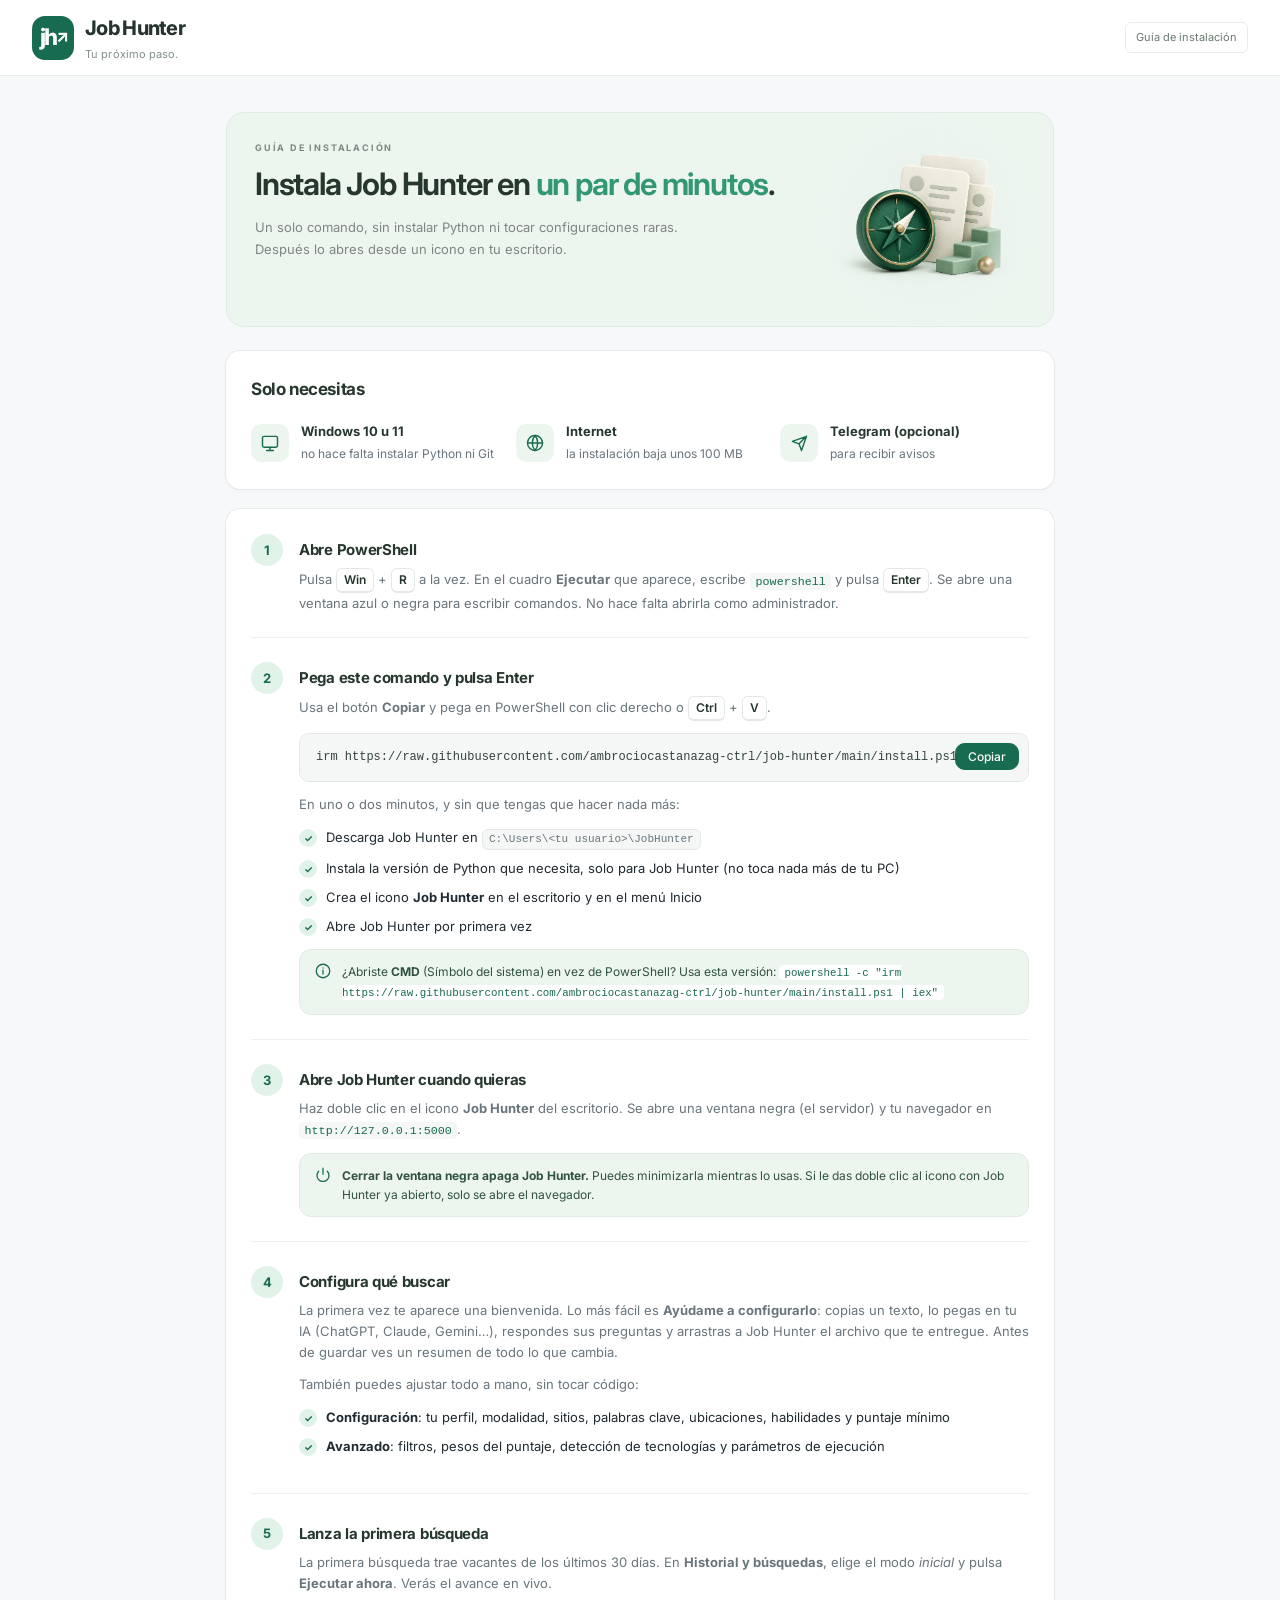
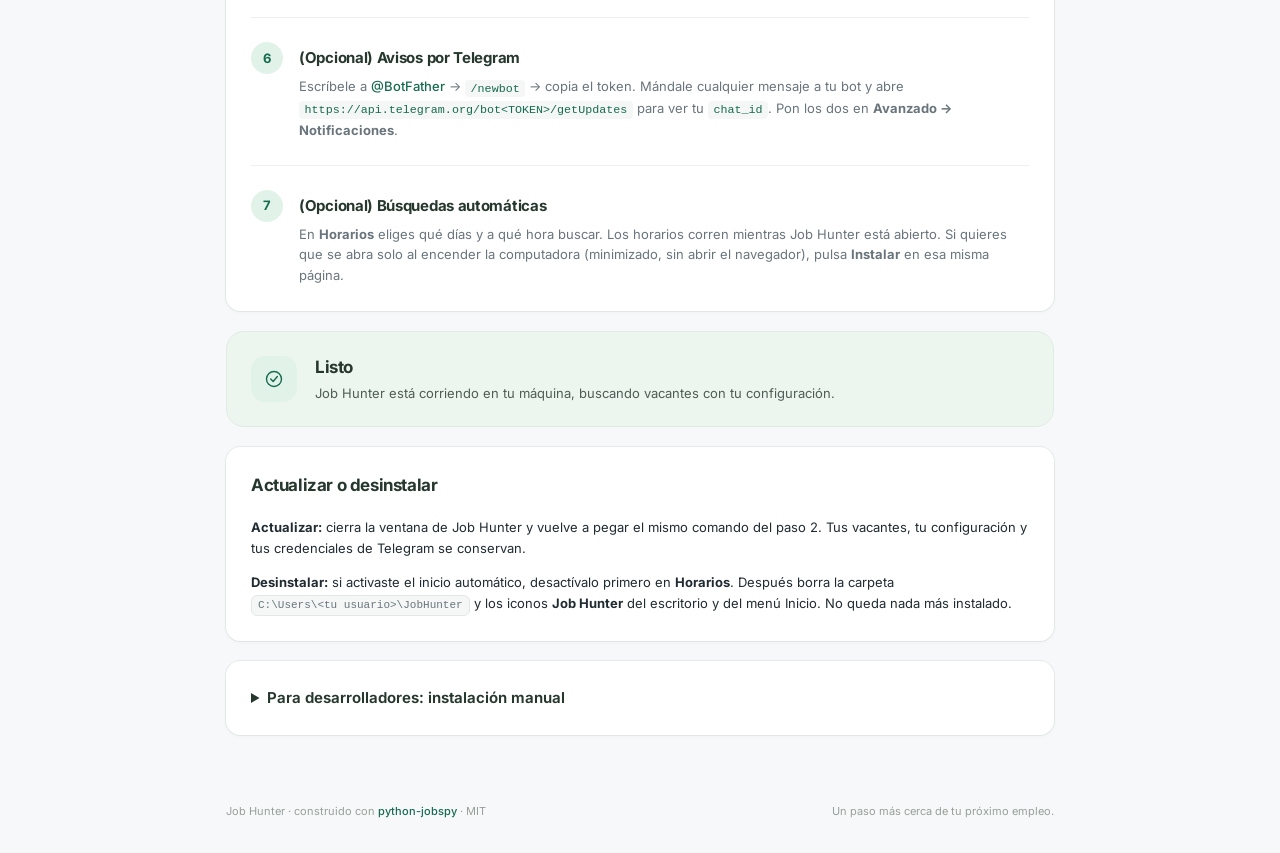
<file: index.html>
<!DOCTYPE html>
<html lang="es">
<head>
<meta charset="UTF-8">
<meta name="viewport" content="width=device-width, initial-scale=1">
<title>Job Hunter: instalación</title>
<link rel="icon" href="data:image/svg+xml,<svg xmlns='http://www.w3.org/2000/svg' viewBox='0 0 100 100'><text y='.9em' font-size='90'>🔍</text></svg>">
<link rel="preconnect" href="https://fonts.googleapis.com">
<link href="https://fonts.googleapis.com/css2?family=Inter:wght@400;500;600;700;800&display=swap" rel="stylesheet">
<style>
  /* Mismos tokens que el dashboard (dashboard/static/css/style.css, tema "workspace"). */
  :root {
    --color-primary: #176b50;
    --color-primary-container: #10543e;
    --color-accent: #329873;
    --color-chip: #e1f3e9;
    --color-soft: #edf5ef;
    --color-soft-border: #e0ebe3;
    --color-background: #f7f8fa;
    --color-surface: #ffffff;
    --color-surface-low: #f4f7f6;
    --color-on-surface: #202b32;
    --color-heading: #26382e;
    --color-on-surface-variant: #69757c;
    --color-outline-variant: #e3e8e6;
    --color-warn-bg: #fff2d6;
    --color-warn-fg: #8c641c;
    --radius-sm: .25rem;
    --radius-md: .6rem;
    --radius-lg: .9rem;
    --shadow-1: 0 2px 5px rgba(24,45,34,.025), 0 0 0 1px #e6ebe8;
    --font: 'Inter', -apple-system, BlinkMacSystemFont, 'Segoe UI', sans-serif;
    --font-mono: 'SFMono-Regular', Consolas, 'Liberation Mono', monospace;
  }
  * { box-sizing: border-box; }
  body {
    margin: 0;
    background: var(--color-background);
    color: var(--color-on-surface);
    font-family: var(--font);
    font-size: 14px;
    line-height: 1.6;
    -webkit-font-smoothing: antialiased;
  }
  a { color: var(--color-primary); text-decoration: none; font-weight: 500; }
  a:hover { text-decoration: underline; }
  :focus-visible { outline: 3px solid #289c77; outline-offset: 3px; }
  .ui-icon { width: 20px; height: 20px; flex: 0 0 20px; vertical-align: middle; }

  .topbar {
    height: 76px; background: #fff; border-bottom: 1px solid #e6ebe8;
    display: flex; align-items: center; justify-content: space-between; padding: 0 32px;
  }
  .brand { display: flex; align-items: center; gap: 11px; color: #25352e; font-size: 20px; font-weight: 750; letter-spacing: -.7px; }
  .brand:hover { text-decoration: none; }
  .brand small { display: block; font-size: 11px; font-weight: 400; letter-spacing: .1px; color: #849089; margin-top: 2px; }
  .brand-mark { display: flex; align-items: center; justify-content: center; background: var(--color-primary); color: #fff; width: 42px; height: 44px; border-radius: 13px; letter-spacing: -2px; font-size: 23px; }
  .brand-mark span { font-size: 17px; align-self: flex-start; margin-top: 7px; }
  .topbar-tag { border: 1px solid #e7ece8; border-radius: 6px; padding: 6px 10px; color: #69796f; font-size: 11px; }

  main { max-width: 860px; margin: 0 auto; padding: 36px 16px 48px; }

  .hero {
    position: relative; overflow: hidden; min-height: 215px;
    background: var(--color-soft); border: 1px solid var(--color-soft-border); border-radius: 18px;
    padding: 28px 250px 28px 28px; margin-bottom: 24px;
  }
  .eyebrow { font-size: 9px; font-weight: 700; letter-spacing: 1.8px; color: #7b8a81; margin: 0 0 10px; }
  .hero h1 { font-size: clamp(24px, 3vw, 31px); line-height: 1.25; letter-spacing: -1.2px; font-weight: 650; color: var(--color-heading); margin: 0; }
  .hero h1 span { color: var(--color-accent); }
  .hero p { color: #7c8881; font-size: 13px; line-height: 1.7; margin: 12px 0 0; max-width: 480px; }
  .hero-art {
    position: absolute; right: 20px; top: 50%; transform: translateY(-50%);
    width: 210px; height: 210px; object-fit: contain; pointer-events: none;
    mask-image: radial-gradient(ellipse at center, #000 42%, transparent 72%);
  }

  .card {
    background: var(--color-surface); border-radius: var(--radius-lg); box-shadow: var(--shadow-1);
    padding: 25px; margin-bottom: 20px;
  }
  .card > h2 { font-size: 17px; letter-spacing: -.4px; color: var(--color-heading); margin: 0 0 18px; }

  .prereqs { display: grid; grid-template-columns: repeat(auto-fit, minmax(180px, 1fr)); gap: 16px; }
  .prereq { display: flex; align-items: center; gap: 12px; }
  .prereq .icon {
    width: 38px; height: 38px; border-radius: 10px; flex-shrink: 0;
    background: var(--color-soft); color: var(--color-primary);
    display: grid; place-items: center;
  }
  .prereq strong { display: block; font-size: 13px; color: var(--color-heading); }
  .prereq span { font-size: 12px; color: var(--color-on-surface-variant); }

  .steps { counter-reset: step; }
  .step {
    display: grid; grid-template-columns: 32px 1fr; gap: 16px;
    padding: 24px 0; border-top: 1px solid #edf0ee;
  }
  .step > div { min-width: 0; }  /* sin esto el comando largo ensancha la columna en celular */
  .step:first-child { border-top: none; padding-top: 0; }
  .step:last-child { padding-bottom: 0; }
  .step-number {
    counter-increment: step; width: 32px; height: 32px; border-radius: 50%;
    background: var(--color-chip); color: var(--color-primary);
    display: grid; place-items: center; font-weight: 700; font-size: 13px;
  }
  .step-number::before { content: counter(step); }
  .step h2 { font-size: 15px; letter-spacing: -.3px; color: var(--color-heading); margin: 4px 0 6px; }
  .step p { margin: 0 0 12px; color: var(--color-on-surface-variant); font-size: 13px; }
  .step p:last-child { margin-bottom: 0; }

  pre {
    position: relative; margin: 0 0 12px;
    background: var(--color-surface-low); border: 1px solid var(--color-outline-variant); border-radius: 10px;
    padding: 14px 96px 14px 16px; overflow-x: auto;
    font-family: var(--font-mono); font-size: 12px; line-height: 1.6; color: #34433b;
  }
  pre code { background: none; padding: 0; color: inherit; font-size: inherit; }
  code {
    font-family: var(--font-mono); font-size: .9em;
    background: var(--color-surface-low); color: var(--color-primary);
    padding: .1rem .35rem; border-radius: var(--radius-sm);
    overflow-wrap: anywhere;
  }
  .copy-btn {
    position: absolute; top: 9px; right: 9px;
    background: var(--color-primary); border: 1px solid var(--color-primary); color: #fff;
    border-radius: var(--radius-md); font-family: var(--font); font-size: 12px; font-weight: 500;
    padding: 5px 12px; cursor: pointer; transition: background-color .15s ease;
  }
  .copy-btn:hover { background: var(--color-primary-container); }
  .copy-btn.copied { background: var(--color-chip); border-color: var(--color-chip); color: var(--color-primary); }

  .callout {
    display: flex; gap: 10px; align-items: flex-start;
    background: var(--color-soft); border: 1px solid var(--color-soft-border); border-radius: 12px;
    padding: 12px 14px; font-size: 12px; color: #305340; margin: 12px 0 0;
  }
  .callout .icon { flex-shrink: 0; color: var(--color-primary); display: flex; }
  .callout .ui-icon { width: 18px; height: 18px; flex-basis: 18px; }
  .callout code { background: #fff; }
  .callout > span:last-child { min-width: 0; }

  kbd {
    display: inline-block; min-width: 22px; padding: 1px 7px; text-align: center;
    font-family: var(--font); font-size: 12px; font-weight: 600; color: var(--color-heading);
    background: #fff; border: 1px solid var(--color-outline-variant); border-bottom-width: 2px; border-radius: 6px;
  }
  .path-tag {
    display: inline-block; font-family: var(--font-mono); font-size: 11px;
    background: var(--color-surface-low); color: var(--color-on-surface-variant);
    border: 1px solid var(--color-outline-variant); padding: 1px 6px; border-radius: 6px;
    word-break: break-all;
  }

  ul.checklist { list-style: none; padding: 0; margin: 0 0 12px; }
  ul.checklist li { position: relative; padding-left: 27px; margin-bottom: 8px; font-size: 13px; }
  ul.checklist li::before {
    content: "✓"; position: absolute; left: 0; top: 2px; width: 18px; height: 18px;
    background: var(--color-chip); color: var(--color-primary); border-radius: 50%;
    display: grid; place-items: center; font-size: 10px; font-weight: 700;
  }

  .done-card {
    display: flex; align-items: center; gap: 18px;
    background: var(--color-soft); border: 1px solid var(--color-soft-border); border-radius: 18px;
    padding: 22px 24px; margin-bottom: 20px;
  }
  .done-card .icon {
    width: 46px; height: 46px; border-radius: 14px; flex-shrink: 0;
    background: var(--color-chip); color: var(--color-primary); display: grid; place-items: center;
  }
  .done-card h2 { color: var(--color-heading); margin: 0 0 2px; font-size: 17px; letter-spacing: -.4px; }
  .done-card p { color: #4f5d55; margin: 0; font-size: 13px; }

  .card p { font-size: 13px; }
  details.dev summary { cursor: pointer; font-weight: 650; font-size: 15px; color: var(--color-heading); }
  details.dev[open] summary { margin-bottom: 12px; }
  details.dev p { color: var(--color-on-surface-variant); }

  footer {
    display: flex; justify-content: space-between; gap: 16px; flex-wrap: wrap;
    max-width: 860px; margin: 0 auto; padding: 0 16px 32px;
    font-size: 11px; color: #96a098;
  }

  @media (max-width: 640px) {
    .topbar { padding: 0 16px; }
    .topbar-tag { display: none; }
    .hero { padding: 24px 20px; }
    .hero-art { display: none; }
    .card { padding: 20px; }
    pre { white-space: pre-wrap; word-break: break-all; padding: 46px 14px 14px; }
  }
  @media (prefers-reduced-motion: reduce) { * { transition: none !important; } }
</style>
</head>
<body>

<header class="topbar">
  <a class="brand" href="#" aria-label="Job Hunter"><span class="brand-mark">jh<span>↗</span></span><span>Job Hunter<small>Tu próximo paso.</small></span></a>
  <span class="topbar-tag">Guía de instalación</span>
</header>

<main>

  <section class="hero">
    <div class="eyebrow">GUÍA DE INSTALACIÓN</div>
    <h1>Instala Job Hunter en <span>un par de minutos</span>.</h1>
    <p>Un solo comando, sin instalar Python ni tocar configuraciones raras. Después lo abres
    desde un icono en tu escritorio.</p>
    <img class="hero-art" src="dashboard/static/img/career-compass.png" alt="" width="210" height="210">
  </section>

  <section class="card">
    <h2>Solo necesitas</h2>
    <div class="prereqs">
      <div class="prereq">
        <div class="icon"><svg class="ui-icon" viewBox="0 0 24 24" fill="none" stroke="currentColor" stroke-width="1.7" stroke-linecap="round" stroke-linejoin="round" aria-hidden="true"><rect x="3" y="4" width="18" height="13" rx="2"/><path d="M8 21h8m-4-4v4"/></svg></div>
        <div><strong>Windows 10 u 11</strong><span>no hace falta instalar Python ni Git</span></div>
      </div>
      <div class="prereq">
        <div class="icon"><svg class="ui-icon" viewBox="0 0 24 24" fill="none" stroke="currentColor" stroke-width="1.7" stroke-linecap="round" stroke-linejoin="round" aria-hidden="true"><circle cx="12" cy="12" r="9"/><path d="M3 12h18M12 3a14 14 0 0 1 0 18M12 3a14 14 0 0 0 0 18"/></svg></div>
        <div><strong>Internet</strong><span>la instalación baja unos 100 MB</span></div>
      </div>
      <div class="prereq">
        <div class="icon"><svg class="ui-icon" viewBox="0 0 24 24" fill="none" stroke="currentColor" stroke-width="1.7" stroke-linecap="round" stroke-linejoin="round" aria-hidden="true"><path d="m21 4-9 9M21 4l-6 17-3-8-8-3 17-6Z"/></svg></div>
        <div><strong>Telegram (opcional)</strong><span>para recibir avisos</span></div>
      </div>
    </div>
  </section>

  <section class="card steps">

    <div class="step">
      <div class="step-number"></div>
      <div>
        <h2>Abre PowerShell</h2>
        <p>Pulsa <kbd>Win</kbd> + <kbd>R</kbd> a la vez. En el cuadro <strong>Ejecutar</strong> que aparece, escribe
        <code>powershell</code> y pulsa <kbd>Enter</kbd>. Se abre una ventana azul o negra para escribir comandos.
        No hace falta abrirla como administrador.</p>
      </div>
    </div>

    <div class="step">
      <div class="step-number"></div>
      <div>
        <h2>Pega este comando y pulsa Enter</h2>
        <p>Usa el botón <strong>Copiar</strong> y pega en PowerShell con clic derecho o <kbd>Ctrl</kbd> + <kbd>V</kbd>.</p>
        <pre><code>irm https://raw.githubusercontent.com/ambrociocastanazag-ctrl/job-hunter/main/install.ps1 | iex</code></pre>
        <p>En uno o dos minutos, y sin que tengas que hacer nada más:</p>
        <ul class="checklist">
          <li>Descarga Job Hunter en <span class="path-tag">C:\Users\&lt;tu usuario&gt;\JobHunter</span></li>
          <li>Instala la versión de Python que necesita, solo para Job Hunter (no toca nada más de tu PC)</li>
          <li>Crea el icono <strong>Job Hunter</strong> en el escritorio y en el menú Inicio</li>
          <li>Abre Job Hunter por primera vez</li>
        </ul>
        <div class="callout">
          <span class="icon"><svg class="ui-icon" viewBox="0 0 24 24" fill="none" stroke="currentColor" stroke-width="1.7" stroke-linecap="round" stroke-linejoin="round" aria-hidden="true"><circle cx="12" cy="12" r="9"/><path d="M12 11v5m0-8h.01"/></svg></span>
          <span>¿Abriste <strong>CMD</strong> (Símbolo del sistema) en vez de PowerShell? Usa esta versión:
          <code>powershell -c "irm https://raw.githubusercontent.com/ambrociocastanazag-ctrl/job-hunter/main/install.ps1 | iex"</code></span>
        </div>
      </div>
    </div>

    <div class="step">
      <div class="step-number"></div>
      <div>
        <h2>Abre Job Hunter cuando quieras</h2>
        <p>Haz doble clic en el icono <strong>Job Hunter</strong> del escritorio. Se abre una ventana negra
        (el servidor) y tu navegador en <code>http://127.0.0.1:5000</code>.</p>
        <div class="callout">
          <span class="icon"><svg class="ui-icon" viewBox="0 0 24 24" fill="none" stroke="currentColor" stroke-width="1.7" stroke-linecap="round" stroke-linejoin="round" aria-hidden="true"><path d="M12 3v8M6.3 7a8 8 0 1 0 11.4 0"/></svg></span>
          <span><strong>Cerrar la ventana negra apaga Job Hunter.</strong> Puedes minimizarla mientras lo usas.
          Si le das doble clic al icono con Job Hunter ya abierto, solo se abre el navegador.</span>
        </div>
      </div>
    </div>

    <div class="step">
      <div class="step-number"></div>
      <div>
        <h2>Configura qué buscar</h2>
        <p>La primera vez te aparece una bienvenida. Lo más fácil es <strong>Ayúdame a configurarlo</strong>:
        copias un texto, lo pegas en tu IA (ChatGPT, Claude, Gemini…), respondes sus preguntas y arrastras a
        Job Hunter el archivo que te entregue. Antes de guardar ves un resumen de todo lo que cambia.</p>
        <p>También puedes ajustar todo a mano, sin tocar código:</p>
        <ul class="checklist">
          <li><strong>Configuración</strong>: tu perfil, modalidad, sitios, palabras clave, ubicaciones, habilidades y puntaje mínimo</li>
          <li><strong>Avanzado</strong>: filtros, pesos del puntaje, detección de tecnologías y parámetros de ejecución</li>
        </ul>
      </div>
    </div>

    <div class="step">
      <div class="step-number"></div>
      <div>
        <h2>Lanza la primera búsqueda</h2>
        <p>La primera búsqueda trae vacantes de los últimos 30 días. En <strong>Historial y búsquedas</strong>, elige el modo
        <em>inicial</em> y pulsa <strong>Ejecutar ahora</strong>. Verás el avance en vivo.</p>
      </div>
    </div>

    <div class="step">
      <div class="step-number"></div>
      <div>
        <h2>(Opcional) Avisos por Telegram</h2>
        <p>Escríbele a <a href="https://t.me/BotFather" target="_blank" rel="noopener">@BotFather</a> →
        <code>/newbot</code> → copia el token. Mándale cualquier mensaje a tu bot y abre
        <code>https://api.telegram.org/bot&lt;TOKEN&gt;/getUpdates</code> para ver tu <code>chat_id</code>.
        Pon los dos en <strong>Avanzado → Notificaciones</strong>.</p>
      </div>
    </div>

    <div class="step">
      <div class="step-number"></div>
      <div>
        <h2>(Opcional) Búsquedas automáticas</h2>
        <p>En <strong>Horarios</strong> eliges qué días y a qué hora buscar. Los horarios corren mientras Job Hunter
        está abierto. Si quieres que se abra solo al encender la computadora (minimizado, sin abrir el navegador),
        pulsa <strong>Instalar</strong> en esa misma página.</p>
      </div>
    </div>

  </section>

  <section class="done-card">
    <div class="icon"><svg class="ui-icon" viewBox="0 0 24 24" fill="none" stroke="currentColor" stroke-width="1.7" stroke-linecap="round" stroke-linejoin="round" aria-hidden="true"><circle cx="12" cy="12" r="9"/><path d="m8 12 3 3 5-6"/></svg></div>
    <div>
      <h2>Listo</h2>
      <p>Job Hunter está corriendo en tu máquina, buscando vacantes con tu configuración.</p>
    </div>
  </section>

  <section class="card">
    <h2>Actualizar o desinstalar</h2>
    <p><strong>Actualizar:</strong> cierra la ventana de Job Hunter y vuelve a pegar el mismo comando del paso 2.
    Tus vacantes, tu configuración y tus credenciales de Telegram se conservan.</p>
    <p style="margin-bottom:0;"><strong>Desinstalar:</strong> si activaste el inicio automático, desactívalo primero en
    <strong>Horarios</strong>. Después borra la carpeta <span class="path-tag">C:\Users\&lt;tu usuario&gt;\JobHunter</span>
    y los iconos <strong>Job Hunter</strong> del escritorio y del menú Inicio. No queda nada más instalado.</p>
  </section>

  <details class="card dev">
    <summary>Para desarrolladores: instalación manual</summary>
    <p>Con <a href="https://docs.astral.sh/uv/" target="_blank" rel="noopener">uv</a> y Git. El proyecto necesita
    Python 3.12, porque python-jobspy fija <code>numpy==1.26.3</code>, que no tiene binarios para 3.13+.</p>
    <pre><code>git clone https://github.com/ambrociocastanazag-ctrl/job-hunter.git
cd job-hunter
uv venv .venv --python 3.12
uv pip install --python .venv\Scripts\python.exe -r requirements.txt
.venv\Scripts\python.exe dashboard\app.py</code></pre>
    <p>Pruebas: <code>.venv\Scripts\python.exe -m pytest tests/ -v</code>. La CLI (<code>main.py --mode daily|initial|export|stats</code>)
    está documentada en el README.</p>
  </details>

</main>

<footer>
  <span>Job Hunter · construido con <a href="https://github.com/Bunsly/JobSpy" target="_blank" rel="noopener">python-jobspy</a> · MIT</span>
  <span>Un paso más cerca de tu próximo empleo.</span>
</footer>

<script>
  document.querySelectorAll('pre').forEach(pre => {
    const btn = document.createElement('button');
    btn.className = 'copy-btn';
    btn.textContent = 'Copiar';
    btn.addEventListener('click', () => {
      navigator.clipboard.writeText(pre.querySelector('code').innerText).then(() => {
        btn.textContent = '¡Copiado!';
        btn.classList.add('copied');
        setTimeout(() => { btn.textContent = 'Copiar'; btn.classList.remove('copied'); }, 1500);
      });
    });
    pre.appendChild(btn);
  });
</script>

</body>
</html>
</file>
